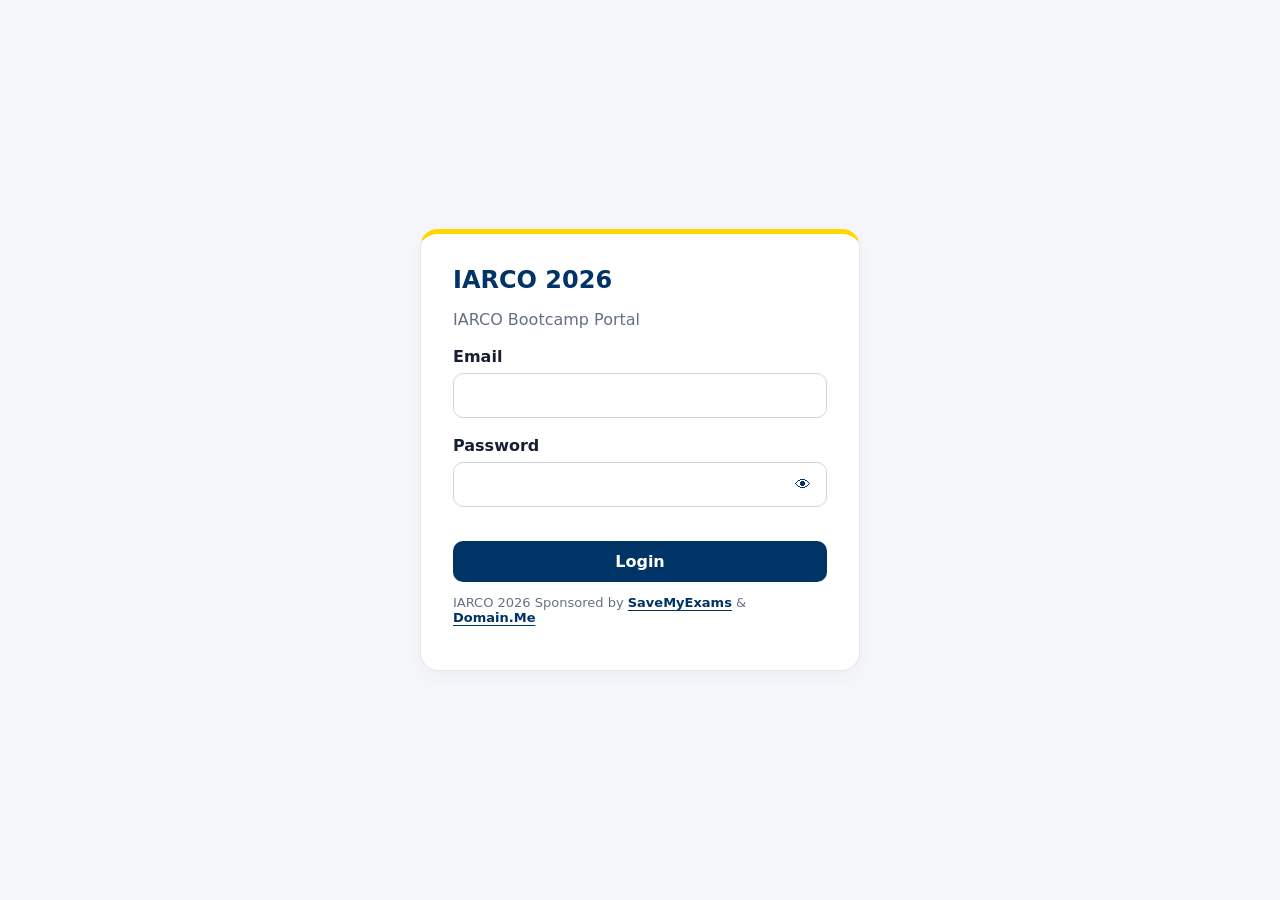
<file: index.html>
<!doctype html><html lang="en"><head>
  <!-- Google tag (gtag.js) -->
<script async src="https://www.googletagmanager.com/gtag/js?id=G-C5LLP0WEBK"></script>
<script>
  window.dataLayer = window.dataLayer || [];
  function gtag(){dataLayer.push(arguments);}
  gtag('js', new Date());

  gtag('config', 'G-C5LLP0WEBK');
</script>
  <meta charset="utf-8"><meta name="viewport" content="width=device-width,initial-scale=1"><meta name="robots" content="noindex,nofollow"><title>IARCO Bootcamp Portal</title><link rel="stylesheet" href="assets/app.css"></head><body><div id="app"></div><script src="assets/app.js"></script></body></html>
</file>
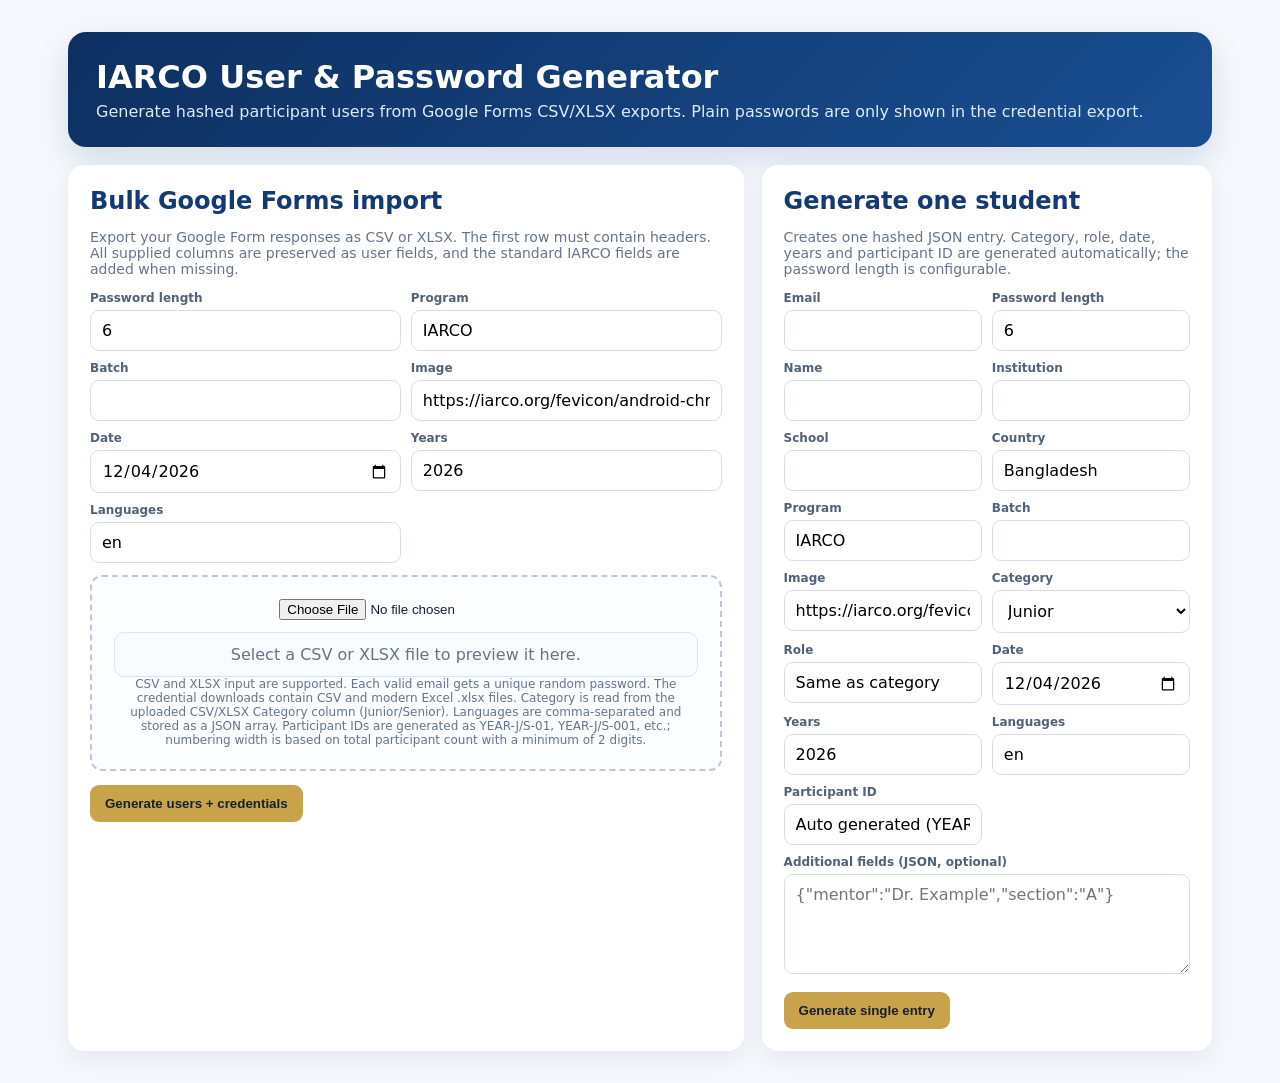
<file: tool/gen_user.html>
<!doctype html>
<html lang="en">
<head>
<meta charset="utf-8">
<meta name="viewport" content="width=device-width,initial-scale=1">
<title>IARCO User & Password Generator</title>
<style>
:root{--blue:#123b75;--gold:#c9a34a;--ink:#172033;--muted:#64748b;--bg:#f5f8fc}
*{box-sizing:border-box}
body{margin:0;background:var(--bg);font-family:Inter,system-ui,-apple-system,Segoe UI,Arial,sans-serif;color:var(--ink)}
.wrap{max-width:1180px;margin:32px auto;padding:0 18px}
.head{background:linear-gradient(135deg,#0e2f60,#194f92);color:#fff;border-radius:18px;padding:26px 28px;box-shadow:0 12px 30px #123b7525}
.head h1{margin:0 0 6px}.head p{margin:0;color:#dce9f8}
.grid{display:grid;grid-template-columns:1.2fr .8fr;gap:18px;margin-top:18px}
.card{background:#fff;border-radius:16px;padding:22px;box-shadow:0 8px 24px #0b234012}
.card h2{margin:0 0 8px;color:var(--blue)}.muted{color:var(--muted);font-size:14px}
.notice{padding:12px 14px;border-radius:10px;background:#eef7ff;margin:18px 0}
.error{background:#fff0f0;color:#a51d2d}.success{background:#eefaf1;color:#176b37}
.fields{display:grid;grid-template-columns:1fr 1fr;gap:10px}
.field label{display:block;font-size:12px;font-weight:700;color:#516176;margin-bottom:5px}
.field input,.field textarea,.field select{width:100%;padding:10px 11px;border:1px solid #d7deea;border-radius:9px;font:inherit;background:#fff}
.field textarea{min-height:100px;resize:vertical}.full{grid-column:1/-1}
.btn{border:0;border-radius:9px;padding:11px 15px;font-weight:800;cursor:pointer;background:var(--blue);color:#fff;text-decoration:none;display:inline-block}
.btn.gold{background:var(--gold);color:#172033}.btn.secondary{background:#e9eef6;color:var(--blue)}
.actions{display:flex;gap:9px;flex-wrap:wrap;margin-top:14px}
.code{background:#101827;color:#e5edf8;border-radius:10px;padding:14px;overflow:auto;max-height:300px;font:12px/1.5 ui-monospace,SFMono-Regular,Menlo,monospace}
.cred{margin-top:14px;padding:13px;border:1px solid #dbe4f0;border-radius:10px;background:#fafcff}
.pass{font-weight:900;font-size:18px;letter-spacing:2px;color:#8a6415;word-break:break-all}
.drop{border:2px dashed #bdc9da;border-radius:12px;padding:22px;text-align:center;background:#fbfdff}
.small{font-size:12px;color:var(--muted)}
.file-preview{margin:12px 0 0;padding:12px;text-align:left;border:1px solid #dbe4f0;border-radius:10px;background:#fff;overflow:auto}
.file-preview.empty{color:var(--muted);text-align:center;background:#f8fbff}
.file-name{font-weight:800;color:var(--blue);word-break:break-word}.file-meta{font-size:12px;color:var(--muted);margin-top:3px}
.file-preview table{width:100%;border-collapse:collapse;margin-top:9px;font-size:12px}
.file-preview th,.file-preview td{padding:6px 7px;border-bottom:1px solid #e6ebf2;text-align:left;max-width:180px;overflow:hidden;text-overflow:ellipsis;white-space:nowrap}
.latest-head{display:flex;justify-content:space-between;gap:12px;align-items:center}
.latest-meta{display:flex;flex-wrap:wrap;gap:7px;margin-top:10px}
.latest-meta span{font-size:11px;background:#eef4fb;color:#3c536f;border-radius:999px;padding:5px 8px}
.icon-btn{border:1px solid #d7deea;background:#fff;color:var(--blue);border-radius:9px;padding:8px 11px;font-weight:800;cursor:pointer}
.modal{position:fixed;inset:0;background:rgba(10,24,45,.58);display:none;align-items:center;justify-content:center;padding:18px;z-index:9999}
.modal.open{display:flex}.modal-card{width:min(980px,100%);max-height:90vh;background:#fff;border-radius:18px;box-shadow:0 20px 70px rgba(0,0,0,.25);display:flex;flex-direction:column;overflow:hidden}
.modal-head{padding:16px 18px;border-bottom:1px solid #e5eaf1;display:flex;justify-content:space-between;align-items:center}
.modal-head h3{margin:0;color:var(--blue)}.modal-close{border:0;background:#eef2f7;width:34px;height:34px;border-radius:50%;font-size:20px;cursor:pointer}
.modal-body{padding:16px;overflow:auto}.modal-body pre{margin:0;background:#101827;color:#e5edf8;border-radius:12px;padding:16px;max-height:60vh;overflow:auto;font:12px/1.55 ui-monospace,SFMono-Regular,Menlo,monospace;white-space:pre-wrap;word-break:break-word}
.modal-foot{padding:14px 16px;border-top:1px solid #e5eaf1;display:flex;gap:9px;justify-content:flex-end;flex-wrap:wrap}
.status{display:none;margin-top:12px;padding:10px 12px;border-radius:9px;font-size:13px}
.status.show{display:block}.status.error{background:#fff0f0;color:#a51d2d}.status.success{background:#eefaf1;color:#176b37}
button:disabled{opacity:.65;cursor:not-allowed}
@media(max-width:850px){.grid{grid-template-columns:1fr}.fields{grid-template-columns:1fr}.wrap{margin:16px auto;padding:0 10px}.head{padding:20px}.card{padding:16px}.modal{padding:10px}.modal-card{max-height:94vh}.latest-head{align-items:flex-start}.latest-meta{gap:5px}}
</style>
</head>
<body>
<div class="wrap">
  <div class="head">
    <h1>IARCO User & Password Generator</h1>
    <p>Generate hashed participant users from Google Forms CSV/XLSX exports. Plain passwords are only shown in the credential export.</p>
  </div>

  <div id="globalStatus" class="notice" style="display:none"></div>

  <div class="grid">
    <section class="card">
      <h2>Bulk Google Forms import</h2>
      <p class="muted">Export your Google Form responses as CSV or XLSX. The first row must contain headers. All supplied columns are preserved as user fields, and the standard IARCO fields are added when missing.</p>

      <form id="bulkForm">
        <div class="fields">
          <div class="field"><label>Password length</label><input id="bulkPasswordLength" type="number" min="4" max="32" value="6" required></div>
          <div class="field"><label>Program</label><input id="bulkProgram" value="IARCO"></div>
          <div class="field"><label>Batch</label><input id="bulkBatch" value=""></div>
          <div class="field"><label>Image</label><input id="bulkImage" value="https://iarco.org/fevicon/android-chrome-192x192.png"></div>
          <div class="field"><label>Date</label><input id="bulkDate" type="date"></div>
          <div class="field"><label>Years</label><input id="bulkYears"></div>
          <div class="field"><label>Languages</label><input id="bulkLanguages" value="en" placeholder="en,bn,hi"></div>
        </div>

        <div class="drop" style="margin-top:12px">
          <input id="sheetInput" type="file" accept=".csv,.txt,.xlsx,text/csv,application/vnd.openxmlformats-officedocument.spreadsheetml.sheet" required>
          <div id="filePreview" class="file-preview empty">Select a CSV or XLSX file to preview it here.</div>
          <div class="small">CSV and XLSX input are supported. Each valid email gets a unique random password. The credential downloads contain CSV and modern Excel .xlsx files. Category is read from the uploaded CSV/XLSX Category column (Junior/Senior). Languages are comma-separated and stored as a JSON array. Participant IDs are generated as YEAR-J/S-01, YEAR-J/S-001, etc.; numbering width is based on total participant count with a minimum of 2 digits.</div>
        </div>

        <div class="actions">
          <button id="bulkGenerateBtn" class="btn gold" type="submit">Generate users + credentials</button>
        </div>
        <div id="bulkStatus" class="status"></div>
      </form>

      <div id="bulkResult" class="cred latest" style="display:none">
        <div class="latest-head">
          <div><b>Latest bulk generation</b><div id="bulkCount" class="small"></div></div>
          <button class="icon-btn" type="button" onclick="openJsonModal()">View JSON</button>
        </div>
        <div id="bulkMeta" class="latest-meta"></div>
        <div class="actions">
          <button class="btn" type="button" onclick="downloadUsersJson()">Download users.json</button>
          <button class="btn secondary" type="button" onclick="openJsonModal()">Preview & Copy JSON</button>
          <button class="btn secondary" type="button" onclick="downloadCredentialsCsv()">Download credentials CSV</button>
          <button class="btn secondary" type="button" onclick="downloadCredentialsXlsx()">Download credentials Excel (.xlsx)</button>
        </div>
      </div>
    </section>

    <section class="card">
      <h2>Generate one student</h2>
      <p class="muted">Creates one hashed JSON entry. Category, role, date, years and participant ID are generated automatically; the password length is configurable.</p>

      <form id="singleForm">
        <div class="fields">
          <div class="field"><label>Email</label><input id="singleEmail" type="email" required></div>
          <div class="field"><label>Password length</label><input id="singlePasswordLength" type="number" min="4" max="32" value="6" required></div>
          <div class="field"><label>Name</label><input id="singleName" required></div>
          <div class="field"><label>Institution</label><input id="singleInstitution"></div>
          <div class="field"><label>School</label><input id="singleSchool"></div>
          <div class="field"><label>Country</label><input id="singleCountry" value="Bangladesh"></div>
          <div class="field"><label>Program</label><input id="singleProgram" value="IARCO"></div>
          <div class="field"><label>Batch</label><input id="singleBatch"></div>
          <div class="field"><label>Image</label><input id="singleImage" value="https://iarco.org/fevicon/android-chrome-192x192.png"></div>
          <div class="field"><label>Category</label><select id="singleCategory"><option value="Junior">Junior</option><option value="Senior">Senior</option></select></div>
          <div class="field"><label>Role</label><input value="Same as category" readonly></div>
          <div class="field"><label>Date</label><input id="singleDate" type="date"></div>
          <div class="field"><label>Years</label><input id="singleYears"></div>
          <div class="field"><label>Languages</label><input id="singleLanguages" value="en" placeholder="en,bn,hi"></div>
          <div class="field"><label>Participant ID</label><input value="Auto generated (YEAR-J/S-01)" readonly></div>
          <div class="field full"><label>Additional fields (JSON, optional)</label><textarea id="extraJson" placeholder='{"mentor":"Dr. Example","section":"A"}'></textarea></div>
        </div>

        <div class="actions"><button id="singleGenerateBtn" class="btn gold" type="submit">Generate single entry</button></div>
        <div id="singleStatus" class="status"></div>
      </form>

      <div id="singleResult" class="cred" style="display:none">
        <b>Generated login password</b>
        <div id="singlePassword" class="pass"></div>
        <div class="actions"><button class="btn secondary" type="button" onclick="copyText('singleJson')">Copy JSON entry</button></div>
        <pre id="singleJson" class="code"></pre>
        <div class="small">The JSON contains email_hash and password_hash; real email/password are not included. Languages are stored as a JSON array.</div>
      </div>
    </section>
  </div>
</div>

<div id="jsonModal" class="modal" role="dialog" aria-modal="true" aria-labelledby="jsonModalTitle">
  <div class="modal-card">
    <div class="modal-head">
      <h3 id="jsonModalTitle">Generated users.json</h3>
      <button class="modal-close" type="button" onclick="closeJsonModal()" aria-label="Close">×</button>
    </div>
    <div class="modal-body"><pre id="bulkJsonPreview"></pre></div>
    <div class="modal-foot">
      <button class="btn secondary" type="button" onclick="copyBulkJson()">Copy JSON</button>
      <button class="btn" type="button" onclick="downloadUsersJson()">Download users.json</button>
      <button class="btn secondary" type="button" onclick="closeJsonModal()">Close</button>
    </div>
  </div>
</div>

<script>
"use strict";

/* ============================================================
   IARCO USER GENERATOR
   Browser-only conversion of the supplied PHP generator.

   PHP compatibility preserved:
   - PBKDF2 SHA-256
   - secret: iamgp5
   - 100,000 iterations
   - 64-byte / 128-hex-character hashes
   - unique random passwords
   - same field names and aliases
   - same category rules
   - same participant ID format
   - users.json contains no real email/password
   - CSV/XLSX credentials contain real email/password + hashes
   - no login
   - no database
   ============================================================ */

const USER_PASSWORD_SECRET = "iamgp5";
const USER_PASSWORD_ITERATIONS = 100000;
const USER_PASSWORD_BYTES = 64;
const DEFAULT_IMAGE = "https://iarco.org/fevicon/android-chrome-192x192.png";
const PASSWORD_CHARS = "ABCDEFGHJKLMNPQRSTUVWXYZabcdefghijkmnopqrstuvwxyz23456789";

const defaultFields = {
  email:"",
  password_hash:"",
  name:"",
  institution:"",
  school:"",
  country:"Bangladesh",
  category:"",
  participant_id:"",
  program:"IARCO",
  batch:"",
  image:DEFAULT_IMAGE,
  role:"",
  date:todayISO(),
  years:String(new Date().getFullYear()),
  languages:["en"]
};

let latestBulk = null;

function todayISO(){
  const d = new Date();
  const y=d.getFullYear(), m=String(d.getMonth()+1).padStart(2,"0"), day=String(d.getDate()).padStart(2,"0");
  return `${y}-${m}-${day}`;
}
function $(id){return document.getElementById(id)}
function clampPasswordLength(v){return Math.max(4,Math.min(32,Number(v)||6))}
function normKey(s){
  return String(s??"").trim().toLowerCase().replace(/[^a-z0-9]+/g,"_").replace(/^_+|_+$/g,"");
}
const aliases={
  email_address:"email",email_address_1:"email",e_mail:"email",email_id:"email",
  full_name:"name",student_name:"name",participant_name:"name",
  institution_name:"institution",school_name:"school",participant_id_number:"participant_id",
  country_name:"country",program_name:"program",year:"years"
};
function cellString(v){
  if(v===null||v===undefined)return "";
  if(typeof v==="object")return JSON.stringify(v);
  return String(v).trim();
}
function parseLanguages(value,fallback=["en"]){
  let items=Array.isArray(value)?value:String(value??"").trim().split(/[,;]+/);
  const out=[];
  for(const item of items){
    const lang=String(item).trim();
    if(lang && /^[A-Za-z]{2,8}(-[A-Za-z0-9]{2,8})?$/.test(lang))out.push(lang.toLowerCase());
  }
  return [...new Set(out)].length ? [...new Set(out)] : [...fallback];
}
function normalizeCategory(value){
  const v=String(value??"").trim().toLowerCase();
  if(v==="junior")return "Junior";
  if(v==="senior")return "Senior";
  return "";
}
function validEmail(email){
  return /^[^\s@]+@[^\s@]+\.[^\s@]+$/.test(email);
}

/* Web Crypto PBKDF2 matches PHP hash_pbkdf2('sha256', ..., 100000, 128, false). */
async function pbkdf2Hex(value){
  const enc=new TextEncoder();
  const key=await crypto.subtle.importKey("raw",enc.encode(value),"PBKDF2",false,["deriveBits"]);
  const bits=await crypto.subtle.deriveBits(
    {name:"PBKDF2",salt:enc.encode(USER_PASSWORD_SECRET),iterations:USER_PASSWORD_ITERATIONS,hash:"SHA-256"},
    key,USER_PASSWORD_BYTES*8
  );
  return [...new Uint8Array(bits)].map(b=>b.toString(16).padStart(2,"0")).join("");
}
function randomInt(maxExclusive){
  if(maxExclusive<=0)throw new Error("Invalid random range.");
  const limit=Math.floor(0x100000000/maxExclusive)*maxExclusive;
  const a=new Uint32Array(1);
  do{crypto.getRandomValues(a)}while(a[0]>=limit);
  return a[0]%maxExclusive;
}
function randomPassword(length=6){
  let out="";
  for(let i=0;i<length;i++)out+=PASSWORD_CHARS[randomInt(PASSWORD_CHARS.length)];
  return out;
}
function uniquePassword(used,length=6){
  let p;
  do{p=randomPassword(length)}while(used.has(p));
  used.add(p);return p;
}
function xmlEscape(s){
  return String(s??"").replace(/&/g,"&amp;").replace(/</g,"&lt;").replace(/>/g,"&gt;").replace(/"/g,"&quot;").replace(/'/g,"&apos;");
}
function csvEscape(v){
  return `"${String(v??"").replace(/"/g,'""')}"`;
}

/* ---------- CSV reader ---------- */
function parseCSV(text){
  const rows=[];let row=[],field="",quoted=false;
  for(let i=0;i<text.length;i++){
    const c=text[i];
    if(quoted){
      if(c==='"'){
        if(text[i+1]==='"'){field+='"';i++}
        else quoted=false;
      }else field+=c;
    }else{
      if(c==='"' && field==="")quoted=true;
      else if(c===","){row.push(field);field=""}
      else if(c==="\r"){
        if(text[i+1]==="\n")i++;
        row.push(field);field="";
        rows.push(row);row=[];
      }else if(c==="\n"){
        row.push(field);field="";
        rows.push(row);row=[];
      }else field+=c;
    }
  }
  if(field!==""||row.length){row.push(field);rows.push(row)}
  return rows.filter(r=>r.some(x=>String(x).trim()!==""));
}

/* ---------- Minimal XLSX ZIP reader ---------- */
function u16(a,o){return a[o]|(a[o+1]<<8)}
function u32(a,o){return (a[o]|(a[o+1]<<8)|(a[o+2]<<16)|(a[o+3]<<24))>>>0}
function findEOCD(a){
  for(let i=a.length-22;i>=Math.max(0,a.length-65558);i--){
    if(u32(a,i)===0x06054b50)return i;
  }
  return -1;
}
async function inflateRaw(bytes){
  if(typeof DecompressionStream==="undefined"){
    throw new Error("This browser does not support XLSX compression. Please use a current Chrome, Edge, or Firefox browser.");
  }
  const ds=new DecompressionStream("deflate-raw");
  const stream=new Blob([bytes]).stream().pipeThrough(ds);
  return new Uint8Array(await new Response(stream).arrayBuffer());
}
async function unzipEntries(buffer){
  const a=new Uint8Array(buffer), eocd=findEOCD(a);
  if(eocd<0)throw new Error("Invalid XLSX ZIP archive.");
  const cdSize=u32(a,eocd+12), cdOffset=u32(a,eocd+16);
  const entries=new Map();let p=cdOffset,end=cdOffset+cdSize;
  while(p<end){
    if(u32(a,p)!==0x02014b50)break;
    const method=u16(a,p+10), compSize=u32(a,p+20), uncompSize=u32(a,p+24);
    const nameLen=u16(a,p+28), extraLen=u16(a,p+30), commentLen=u16(a,p+32);
    const localOffset=u32(a,p+42);
    const name=new TextDecoder().decode(a.slice(p+46,p+46+nameLen));
    if(u32(a,localOffset)!==0x04034b50)throw new Error("Invalid XLSX local entry.");
    const ln=u16(a,localOffset+26), le=u16(a,localOffset+28);
    const dataStart=localOffset+30+ln+le;
    const comp=a.slice(dataStart,dataStart+compSize);
    let data;
    if(method===0)data=comp;
    else if(method===8)data=await inflateRaw(comp);
    else throw new Error("Unsupported XLSX compression method: "+method);
    if(uncompSize && data.length!==uncompSize){
      /* Some producers can omit/alter this value; XML parsing is the final check. */
    }
    entries.set(name,data);
    p+=46+nameLen+extraLen+commentLen;
  }
  return entries;
}
function textOf(bytes){return new TextDecoder("utf-8").decode(bytes)}
function firstSheetPath(entries){
  const wb=textOf(entries.get("xl/workbook.xml")||new Uint8Array());
  const rels=textOf(entries.get("xl/_rels/workbook.xml.rels")||new Uint8Array());
  if(!wb||!rels)return "xl/worksheets/sheet1.xml";
  const wdoc=new DOMParser().parseFromString(wb,"application/xml");
  const rdoc=new DOMParser().parseFromString(rels,"application/xml");
  const sheet=wdoc.getElementsByTagNameNS("http://schemas.openxmlformats.org/spreadsheetml/2006/main","sheet")[0];
  if(!sheet)return "xl/worksheets/sheet1.xml";
  const rid=sheet.getAttributeNS("http://schemas.openxmlformats.org/officeDocument/2006/relationships","id")||sheet.getAttribute("r:id");
  const rs=rdoc.getElementsByTagNameNS("http://schemas.openxmlformats.org/package/2006/relationships","Relationship");
  for(const rel of rs){
    if(rel.getAttribute("Id")===rid){
      let target=rel.getAttribute("Target")||"worksheets/sheet1.xml";
      if(target.startsWith("/"))return target.slice(1);
      if(target.startsWith("xl/"))return target;
      return "xl/"+target.replace(/^\/+/,"");
    }
  }
  return "xl/worksheets/sheet1.xml";
}
function columnNumber(ref){
  const m=String(ref).match(/[A-Z]+/i);if(!m)return 0;
  let n=0;for(const ch of m[0].toUpperCase())n=n*26+(ch.charCodeAt(0)-64);
  return n-1;
}
function parseXlsxShared(entries){
  const bytes=entries.get("xl/sharedStrings.xml");if(!bytes)return [];
  const doc=new DOMParser().parseFromString(textOf(bytes),"application/xml");
  const out=[];
  const sis=doc.getElementsByTagNameNS("http://schemas.openxmlformats.org/spreadsheetml/2006/main","si");
  for(const si of sis){
    const ts=si.getElementsByTagNameNS("http://schemas.openxmlformats.org/spreadsheetml/2006/main","t");
    out.push([...ts].map(t=>t.textContent||"").join(""));
  }
  return out;
}
async function parseXLSX(buffer){
  const entries=await unzipEntries(buffer);
  const shared=parseXlsxShared(entries);
  const path=firstSheetPath(entries);
  const sheetBytes=entries.get(path);
  if(!sheetBytes)throw new Error("The XLSX workbook has no readable first sheet.");
  const doc=new DOMParser().parseFromString(textOf(sheetBytes),"application/xml");
  const rowEls=doc.getElementsByTagNameNS("http://schemas.openxmlformats.org/spreadsheetml/2006/main","row");
  const rows=[];
  for(const rowEl of rowEls){
    const vals=[];let last=0;
    const cells=rowEl.getElementsByTagNameNS("http://schemas.openxmlformats.org/spreadsheetml/2006/main","c");
    for(const c of cells){
      const ref=c.getAttribute("r")||"A1", col=columnNumber(ref);
      const type=c.getAttribute("t")||"";
      let v="";
      if(type==="inlineStr"){
        const ts=c.getElementsByTagNameNS("http://schemas.openxmlformats.org/spreadsheetml/2006/main","t");
        v=[...ts].map(t=>t.textContent||"").join("");
      }else{
        const ve=c.getElementsByTagNameNS("http://schemas.openxmlformats.org/spreadsheetml/2006/main","v")[0];
        v=ve?ve.textContent||"":"";
        if(type==="s")v=shared[Number(v)]??"";
        else if(type==="b")v=v==="1"?"TRUE":"FALSE";
      }
      vals[col]=v;last=Math.max(last,col);
    }
    const out=[];for(let i=0;i<=last;i++)out.push(vals[i]??"");rows.push(out);
  }
  return rows;
}
async function readSpreadsheet(file){
  const name=file.name.toLowerCase();
  if(name.endsWith(".csv")||name.endsWith(".txt"))return parseCSV(await file.text());
  if(name.endsWith(".xlsx"))return parseXLSX(await file.arrayBuffer());
  throw new Error("Please upload a Google Forms CSV or XLSX export. Legacy .xls binary files are not supported.");
}

/* ---------- PHP rows_to_records equivalent ---------- */
function rowsToRecords(rows){
  if(!rows.length)return [];
  const headers=rows[0].map(x=>{
    const k=normKey(cellString(x));return aliases[k]??k;
  });
  const records=[];
  for(const row of rows.slice(1)){
    const r={};let nonempty=false;
    headers.forEach((key,i)=>{
      if(!key)return;
      const v=cellString(row[i]??"");
      if(v!=="")nonempty=true;
      r[key]=v;
    });
    if(nonempty)records.push(r);
  }
  return records;
}

/* ---------- User builder ---------- */
async function buildUsers(records,passwordLength,program,batch,image,date,years,languages){
  const users=[],credentials=[],used=new Set();
  const defaultLanguages=parseLanguages(languages);
  for(const r of records){
    const u={...defaultFields};
    for(const [k,v] of Object.entries(r))u[k]=v;
    const email=String(u.email??"").trim().toLowerCase();
    if(!validEmail(email))continue;
    const category=normalizeCategory(u.category??"");
    if(!category)continue;

    delete u.email;delete u.password;delete u.email_hash;delete u.password_hash;
    const emailHash=await pbkdf2Hex(email);
    const plain=uniquePassword(used,passwordLength);
    const passwordHash=await pbkdf2Hex(plain);

    u.email_hash=emailHash;
    u.password_hash=passwordHash;
    u.category=category;
    u.role=category;
    u.program=program;
    u.batch=batch;
    u.image=image;
    u.date=date;
    u.years=years;
    const rowLanguages=Object.prototype.hasOwnProperty.call(r,"languages") && String(r.languages).trim()!=="" ? r.languages : defaultLanguages;
    u.languages=parseLanguages(rowLanguages,defaultLanguages);
    u.participant_id="";
    users.push(u);
    credentials.push({
      email,email_hash:emailHash,password:plain,password_hash:passwordHash,
      name:String(u.name??""),participant_id:""
    });
  }

  const width=Math.max(2,String(users.length).length);
  users.forEach((u,i)=>{
    const cat=normalizeCategory(u.category);
    u.participant_id=yearFromDate(u.date)+"-"+(cat==="Junior"?"J":"S")+"-"+String(i+1).padStart(width,"0");
  });
  credentials.forEach((c,i)=>c.participant_id=users[i].participant_id);
  return [users,credentials];
}
function yearFromDate(date){
  const m=String(date||"").match(/^(\d{4})/);
  return m?m[1]:String(new Date().getFullYear());
}

/* ---------- XLSX writer: creates a valid .xlsx ZIP without external libraries ---------- */
const CRC_TABLE=(()=>{
  const t=new Uint32Array(256);
  for(let n=0;n<256;n++){
    let c=n;
    for(let k=0;k<8;k++)c=(c&1)?(0xedb88320^(c>>>1)):(c>>>1);
    t[n]=c>>>0;
  }
  return t;
})();
function crc32(data){
  let c=0xffffffff;
  for(const b of data)c=CRC_TABLE[(c^b)&255]^(c>>>8);
  return (c^0xffffffff)>>>0;
}
function putU16(a,o,v){a[o]=v&255;a[o+1]=(v>>>8)&255}
function putU32(a,o,v){a[o]=v&255;a[o+1]=(v>>>8)&255;a[o+2]=(v>>>16)&255;a[o+3]=(v>>>24)&255}
function concatBytes(parts){
  const total=parts.reduce((n,p)=>n+p.length,0), out=new Uint8Array(total);let o=0;
  for(const p of parts){out.set(p,o);o+=p.length}return out;
}
function xlsxCol(n){
  let s="";while(n>0){n--;s=String.fromCharCode(65+n%26)+s;n=Math.floor(n/26)}return s;
}
function xlsxXml(rows){
  let sheet='<?xml version="1.0" encoding="UTF-8" standalone="yes"?><worksheet xmlns="http://schemas.openxmlformats.org/spreadsheetml/2006/main"><sheetData>';
  rows.forEach((row,ri)=>{
    const r=ri+1;sheet+=`<row r="${r}">`;
    row.forEach((val,ci)=>{
      const ref=xlsxCol(ci+1)+r;
      sheet+=`<c r="${ref}" t="inlineStr"><is><t>${xmlEscape(cellString(val))}</t></is></c>`;
    });
    sheet+="</row>";
  });
  return sheet+"</sheetData></worksheet>";
}
async function makeXlsx(rows){
  const enc=new TextEncoder();
  const files=[
    ["[Content_Types].xml",`<?xml version="1.0" encoding="UTF-8" standalone="yes"?><Types xmlns="http://schemas.openxmlformats.org/package/2006/content-types"><Default Extension="rels" ContentType="application/vnd.openxmlformats-package.relationships+xml"/><Default Extension="xml" ContentType="application/xml"/><Override PartName="/xl/workbook.xml" ContentType="application/vnd.openxmlformats-officedocument.spreadsheetml.sheet.main+xml"/><Override PartName="/xl/worksheets/sheet1.xml" ContentType="application/vnd.openxmlformats-officedocument.spreadsheetml.worksheet+xml"/></Types>`],
    ["_rels/.rels",`<?xml version="1.0" encoding="UTF-8" standalone="yes"?><Relationships xmlns="http://schemas.openxmlformats.org/package/2006/relationships"><Relationship Id="rId1" Type="http://schemas.openxmlformats.org/officeDocument/2006/relationships/officeDocument" Target="xl/workbook.xml"/></Relationships>`],
    ["xl/_rels/workbook.xml.rels",`<?xml version="1.0" encoding="UTF-8" standalone="yes"?><Relationships xmlns="http://schemas.openxmlformats.org/package/2006/relationships"><Relationship Id="rId1" Type="http://schemas.openxmlformats.org/officeDocument/2006/relationships/worksheet" Target="worksheets/sheet1.xml"/></Relationships>`],
    ["xl/workbook.xml",`<?xml version="1.0" encoding="UTF-8" standalone="yes"?><workbook xmlns="http://schemas.openxmlformats.org/spreadsheetml/2006/main" xmlns:r="http://schemas.openxmlformats.org/officeDocument/2006/relationships"><sheets><sheet name="Users" sheetId="1" r:id="rId1"/></sheets></workbook>`],
    ["xl/worksheets/sheet1.xml",xlsxXml(rows)]
  ];

  const localParts=[],centralParts=[];let offset=0;
  for(const [name,text] of files){
    const nameBytes=enc.encode(name),data=enc.encode(text),crc=crc32(data);
    const local=new Uint8Array(30+nameBytes.length+data.length);
    putU32(local,0,0x04034b50);putU16(local,4,20);putU16(local,6,0);putU16(local,8,0);
    putU16(local,10,0);putU16(local,12,0);putU32(local,14,crc);putU32(local,18,data.length);putU32(local,22,data.length);
    putU16(local,26,nameBytes.length);putU16(local,28,0);local.set(nameBytes,30);local.set(data,30+nameBytes.length);
    localParts.push(local);

    const central=new Uint8Array(46+nameBytes.length);
    putU32(central,0,0x02014b50);putU16(central,4,20);putU16(central,6,20);putU16(central,8,0);putU16(central,10,0);
    putU16(central,12,0);putU16(central,14,0);putU32(central,16,crc);putU32(central,20,data.length);putU32(central,24,data.length);
    putU16(central,28,nameBytes.length);putU16(central,30,0);putU16(central,32,0);putU16(central,34,0);putU16(central,36,0);putU32(central,38,0);putU32(central,42,offset);
    central.set(nameBytes,46);centralParts.push(central);
    offset+=local.length;
  }
  const central=concatBytes(centralParts), locals=concatBytes(localParts);
  const eocd=new Uint8Array(22);
  putU32(eocd,0,0x06054b50);putU16(eocd,4,0);putU16(eocd,6,0);putU16(eocd,8,files.length);putU16(eocd,10,files.length);
  putU32(eocd,12,central.length);putU32(eocd,16,locals.length);putU16(eocd,20,0);
  return new Blob([concatBytes([locals,central,eocd])],{type:"application/vnd.openxmlformats-officedocument.spreadsheetml.sheet"});
}

/* ---------- UI ---------- */
function setStatus(id,message,type="success"){
  const el=$(id);if(!el)return;
  el.textContent=message;el.className="status show "+type;
}
function setGlobal(message,type="success"){
  const el=$("globalStatus");el.textContent=message;el.className="notice "+type;el.style.display="block";
}
function clearGlobal(){$("globalStatus").style.display="none"}

function downloadBlob(blob,name){
  const url=URL.createObjectURL(blob),a=document.createElement("a");
  a.href=url;a.download=name;document.body.appendChild(a);a.click();a.remove();
  setTimeout(()=>URL.revokeObjectURL(url),1000);
}
function downloadText(text,name,type){
  downloadBlob(new Blob([text],{type}),name);
}
function usersJson(){
  return JSON.stringify(latestBulk.users,null,2);
}
function credentialsRows(){
  const users=latestBulk.users,credentials=latestBulk.credentials;
  const headers=["email","email_hash","password","password_hash"];
  for(const u of users){
    for(const k of Object.keys(u)){
      if(!["email_hash","password_hash","email","password"].includes(k)&&!headers.includes(k))headers.push(k);
    }
  }
  const rows=[headers];
  users.forEach((u,i)=>{
    rows.push(headers.map(key=>{
      if(key==="email")return credentials[i]?.email??"";
      if(key==="email_hash")return credentials[i]?.email_hash??"";
      if(key==="password")return credentials[i]?.password??"";
      if(key==="password_hash")return credentials[i]?.password_hash??"";
      return u[key]??"";
    }));
  });
  return rows;
}
function downloadUsersJson(){
  if(!latestBulk)return;
  downloadText(usersJson(),"users.json","application/json;charset=utf-8");
}
function downloadCredentialsCsv(){
  if(!latestBulk)return;
  const csv=credentialsRows().map(r=>r.map(csvEscape).join(",")).join("\r\n")+"\r\n";
  downloadText(csv,"student_credentials.csv","text/csv;charset=utf-8");
}
async function downloadCredentialsXlsx(){
  if(!latestBulk)return;
  try{
    const blob=await makeXlsx(credentialsRows());
    downloadBlob(blob,"student_credentials.xlsx");
  }catch(e){setGlobal("Could not create XLSX: "+e.message,"error")}
}
function openJsonModal(){
  if(!latestBulk)return;
  $("bulkJsonPreview").textContent=usersJson();
  $("jsonModal").classList.add("open");document.body.style.overflow="hidden";
}
function closeJsonModal(){$("jsonModal").classList.remove("open");document.body.style.overflow=""}
async function copyText(id){
  const el=$(id),text=el?.textContent||"";
  try{await navigator.clipboard.writeText(text);alert("Copied JSON entry.")}
  catch{
    const r=document.createRange();r.selectNode(el);const s=getSelection();s.removeAllRanges();s.addRange(r);
    document.execCommand("copy");s.removeAllRanges();alert("Copied JSON entry.");
  }
}
function copyBulkJson(){copyText("bulkJsonPreview")}
document.addEventListener("keydown",e=>{if(e.key==="Escape")closeJsonModal()});
$("jsonModal").addEventListener("click",e=>{if(e.target===$("jsonModal"))closeJsonModal()});

function renderCsvPreview(rows){
  if(!rows.length)return "<div class='small'>No readable rows found.</div>";
  const shown=rows.slice(0,6),cols=Math.max(...shown.map(r=>r.length));
  let html="<table><thead><tr>";
  for(let c=0;c<cols;c++)html+="<th>"+esc(shown[0]?.[c]??"")+"</th>";
  html+="</tr></thead><tbody>";
  for(const row of shown.slice(1)){
    html+="<tr>";
    for(let c=0;c<cols;c++)html+="<td>"+esc(row[c]??"")+"</td>";
    html+="</tr>";
  }
  return html+"</tbody></table>";
}
function esc(v){return String(v??"").replace(/[&<>"']/g,m=>({"&":"&amp;","<":"&lt;",">":"&gt;",'"':"&quot;","'":"&#39;"}[m]))}
function formatBytes(n){if(n<1024)return n+" B";if(n<1048576)return (n/1024).toFixed(1)+" KB";return (n/1048576).toFixed(1)+" MB"}

$("sheetInput").addEventListener("change",async()=>{
  const file=$("sheetInput").files?.[0],preview=$("filePreview");
  if(!file){preview.className="file-preview empty";preview.textContent="Select a CSV or XLSX file to preview it here.";return}
  preview.className="file-preview";
  preview.innerHTML="<div class='file-name'>"+esc(file.name)+"</div><div class='file-meta'>"+esc(file.type||"Spreadsheet")+" · "+formatBytes(file.size)+"</div><div class='small' style='margin-top:8px'>Reading first sheet…</div>";
  try{
    const rows=await readSpreadsheet(file);
    preview.innerHTML="<div class='file-name'>"+esc(file.name)+"</div><div class='file-meta'>"+esc(file.type||"Spreadsheet")+" · "+formatBytes(file.size)+" · "+rows.length+" row(s)</div>"+renderCsvPreview(rows);
  }catch(e){
    preview.innerHTML="<div class='file-name'>"+esc(file.name)+"</div><div class='small' style='margin-top:8px;color:#a51d2d'>Preview error: "+esc(e.message)+"</div>";
  }
});

$("bulkDate").value=todayISO();$("bulkYears").value=String(new Date().getFullYear());
$("singleDate").value=todayISO();$("singleYears").value=String(new Date().getFullYear());

$("bulkForm").addEventListener("submit",async e=>{
  e.preventDefault();clearGlobal();
  const btn=$("bulkGenerateBtn");btn.disabled=true;btn.textContent="Generating…";
  try{
    const file=$("sheetInput").files?.[0];if(!file)throw new Error("Please select a CSV or XLSX file.");
    const rows=await readSpreadsheet(file),records=rowsToRecords(rows);
    const passwordLength=clampPasswordLength($("bulkPasswordLength").value);
    const program=$("bulkProgram").value.trim();
    const batch=$("bulkBatch").value.trim();
    const image=$("bulkImage").value.trim();
    const date=$("bulkDate").value.trim()||todayISO();
    const years=$("bulkYears").value.trim()||String(new Date().getFullYear());
    const languages=$("bulkLanguages").value.trim()||"en";
    const [users,credentials]=await buildUsers(records,passwordLength,program,batch,image,date,years,languages);
    if(!users.length)throw new Error("No valid email rows were found. Make sure the first row contains column headers and each user has an email and Category is Junior or Senior.");
    latestBulk={users,credentials,count:users.length,passwordLength,program,batch,image,date,years,languages:parseLanguages(languages)};
    $("bulkResult").style.display="block";
    $("bulkCount").textContent=users.length+" users ready.";
    $("bulkMeta").innerHTML=[
      ["Password",passwordLength+" chars"],["Program",program],["Batch",batch],["Date",date],["Year",years],["Languages",latestBulk.languages.join(", ")]
    ].map(x=>"<span>"+esc(x[0]+": "+x[1])+"</span>").join("");
    $("bulkJsonPreview").textContent=usersJson();
    setStatus("bulkStatus","Generated "+users.length+" users. The public JSON contains only email_hash and password_hash; CSV/XLSX credential downloads contain real email, hashed email, real password, hashed password, and all generated/imported user fields.","success");
  }catch(err){setStatus("bulkStatus",err.message||String(err),"error")}
  finally{btn.disabled=false;btn.textContent="Generate users + credentials"}
});

$("singleForm").addEventListener("submit",async e=>{
  e.preventDefault();clearGlobal();
  const btn=$("singleGenerateBtn");btn.disabled=true;btn.textContent="Generating…";
  try{
    const email=$("singleEmail").value.trim().toLowerCase();
    if(!validEmail(email))throw new Error("Enter a valid email address.");
    const passwordLength=clampPasswordLength($("singlePasswordLength").value);
    const category=["Junior","Senior"].includes($("singleCategory").value)?$("singleCategory").value:"Junior";
    const plain=randomPassword(passwordLength);
    const emailHash=await pbkdf2Hex(email),passwordHash=await pbkdf2Hex(plain);
    const date=$("singleDate").value.trim()||todayISO(),years=$("singleYears").value.trim()||String(new Date().getFullYear());
    const data={
      email_hash:emailHash,
      name:$("singleName").value.trim(),
      institution:$("singleInstitution").value.trim(),
      school:$("singleSchool").value.trim(),
      country:$("singleCountry").value.trim(),
      category,participant_id:yearFromDate(date)+"-"+(category==="Junior"?"J":"S")+"-01",
      program:$("singleProgram").value.trim(),
      batch:$("singleBatch").value.trim(),
      image:$("singleImage").value.trim(),
      role:category,date,years,
      languages:parseLanguages($("singleLanguages").value||"en")
    };
    delete data.email;
    data.password_hash=passwordHash;

    const extra=$("extraJson").value.trim();
    if(extra){
      const x=JSON.parse(extra);
      if(x && typeof x==="object" && !Array.isArray(x)){
        for(const [k,v] of Object.entries(x)){
          const nk=normKey(k);if(nk)data[nk]=v!==null&&typeof v!=="object"?String(v):v;
        }
      }else throw new Error("Additional fields must be a JSON object.");
    }
    data.languages=parseLanguages($("singleLanguages").value||"en",["en"]);

    $("singlePassword").textContent=plain;
    $("singleJson").textContent=JSON.stringify([data],null,2);
    $("singleResult").style.display="block";
    setStatus("singleStatus","Single user generated successfully. Save the displayed password or copy the JSON entry.","success");
  }catch(err){setStatus("singleStatus",err.message||String(err),"error")}
  finally{btn.disabled=false;btn.textContent="Generate single entry"}
});
</script>
</body>
</html>
</file>
<file: assets/app.css>
*{box-sizing:border-box}html,body{margin:0;min-height:100%;font-family:Inter,system-ui,-apple-system,"Segoe UI",sans-serif;background:#f5f7fb;color:#172033}body{min-height:100vh}button,input{font:inherit}a{color:inherit}.btn{display:inline-flex;align-items:center;justify-content:center;gap:8px;border:0;border-radius:10px;padding:11px 16px;background:#003366;color:#fff;text-decoration:none;cursor:pointer;font-weight:700}.btn.secondary{background:#fff8cc;color:#003366}.btn.danger{background:#fee4e2;color:#d92d20}.login-wrap{min-height:100vh;display:grid;place-items:center;padding:20px}.login-card,.hero,.module-card,.info-card,.timeline-main{background:#fff;border:1px solid #e4e7ec;border-radius:18px;box-shadow:0 6px 24px #1018280a}.login-card{width:min(440px,100%);padding:32px;border-top:5px solid #ffd700}.brand{font-size:24px;font-weight:800;color:#003366}.muted{color:#667085}.small{font-size:13px}.field{margin:18px 0}.field label{display:block;font-weight:700;margin-bottom:7px}.field input{width:100%;padding:12px;border:1px solid #d0d5dd;border-radius:10px;outline:0} .field input:focus{border-color:#003366}.password-input-wrap{position:relative;display:flex;align-items:center}.password-input-wrap input{padding-right:48px}.password-toggle{position:absolute;right:6px;top:50%;transform:translateY(-50%);width:36px;height:34px;border:0;border-radius:8px;background:transparent;color:#003366;cursor:pointer;display:grid;place-items:center}.password-toggle:hover{background:#f2f4f7}.password-toggle:focus-visible{outline:2px solid #003366;outline-offset:1px}.error{color:#d92d20;font-size:14px;margin-top:10px}.sponsor-link,.sponsor-line a{color:#003366;font-weight:800;text-decoration:underline;text-underline-offset:3px}.shell{display:grid;grid-template-columns:290px 1fr;min-height:100vh}.sidebar{background:#003366;color:#fff;padding:22px;position:sticky;top:0;height:100vh;overflow:auto;border-right:4px solid #ffd700}.side-title{font-size:12px;color:#d0d5dd;text-transform:uppercase;margin:25px 0 10px}.timeline-item{padding:13px;border:1px solid #31577a;border-radius:12px;margin:10px 0;background:#062f55}.timeline-item h4{font-size:14px;margin:0 0 7px}.countdown{font-size:12px;color:#ffd700;font-variant-numeric:tabular-nums}.timeline-actions,.actions{display:flex;flex-wrap:wrap;gap:7px;margin-top:10px}.side-link{font-size:12px;color:#ffd700}.main{padding:28px;min-width:0}.topbar{display:flex;justify-content:space-between;align-items:center;gap:15px;margin-bottom:24px}.hero,.info-card,.timeline-main{padding:26px}.hero h1{font-size:clamp(25px,4vw,38px);margin-top:0;color:#003366}.sponsor-line{font-weight:700}.module-list{display:grid;gap:12px}.language-heading{margin:28px 0 10px;color:#003366}.module-card{overflow:hidden}.module-head{padding:18px 20px;display:flex;justify-content:space-between;gap:12px;cursor:pointer}.module-head h3{margin:0;font-size:17px;color:#003366}.module-body{display:none;padding:0 20px 20px;border-top:1px solid #e4e7ec}.module-card.open .module-body{display:block}.topic-list{color:#667085}.topic-list li{margin:7px 0}.timeline-main{margin-top:22px}.deadline-grid{display:grid;gap:14px}.deadline-row{border:1px solid #e4e7ec;border-radius:14px;padding:18px}.deadline-row h3{margin:0 0 7px;color:#003366}.deadline-time{font-size:21px;font-weight:800;color:#003366;font-variant-numeric:tabular-nums}.deadline-meta{font-size:13px;color:#667085}.video-card{padding:0!important;overflow:hidden}.player{position:relative;width:100%;background:#000;aspect-ratio:16/9;overflow:hidden;user-select:none}.player iframe{position:absolute;inset:0;width:100%;height:100%;border:0;display:block;pointer-events:none}.player-shield{position:absolute;inset:0;z-index:5;background:transparent}.player-brand-wrap{position:absolute;left:16px;top:14px;z-index:7;max-width:145px;max-height:54px;pointer-events:none}.player-brand{display:block;max-width:145px;max-height:54px;width:auto;height:auto;object-fit:contain}.player-brand-fallback{display:none;color:#ffd700;background:#003366e6;border:1px solid #ffd700;border-radius:7px;padding:7px 10px;font-size:12px;font-weight:900}.player-brand-wrap.logo-fallback .player-brand-fallback{display:inline-block}.player-toolbar{position:absolute;left:12px;right:12px;bottom:12px;z-index:8;display:flex;align-items:center;gap:8px;padding:10px 12px;border-radius:12px;background:#000000ba;backdrop-filter:blur(8px)}.player-toolbar button{width:38px;height:34px;border:0;border-radius:8px;background:#fff;color:#003366;cursor:pointer;font-weight:800}.player-toolbar .label{color:#fff;font-size:12px;margin-left:auto}.player-cover{position:absolute;inset:0;z-index:6;display:grid;place-items:center;background:#0000002e}.player-cover.hidden{display:none}.play-big{width:74px;height:74px;border-radius:50%;border:0;background:#ffd700;color:#003366;font-size:28px;cursor:pointer}.player-status{position:absolute;right:16px;top:14px;z-index:7;color:#fff;font-size:11px;background:#0009;padding:5px 8px;border-radius:7px}.error-page{min-height:100vh;display:grid;place-items:center;text-align:center;padding:20px}.error-code{font-size:90px;font-weight:900;color:#003366}.portal-loader{position:fixed;inset:0;z-index:99999;display:grid;place-items:center;background:#f5f7fb}.loader-card{width:min(440px,calc(100% - 32px));padding:38px 28px;text-align:center;background:#fff;border:1px solid #e4e7ec;border-top:6px solid #ffd700;border-radius:20px;box-shadow:0 20px 60px #10182818}.loader-logo{display:inline-block;padding:8px 14px;border-radius:10px;background:#003366;color:#ffd700;font-weight:900;margin-bottom:20px}.spinner{width:48px;height:48px;border:5px solid #d0d5dd;border-top-color:#003366;border-right-color:#ffd700;border-radius:50%;margin:0 auto 18px;animation:spin .8s linear infinite}.button-spinner{width:16px;height:16px;border:2px solid #ffffff80;border-top-color:#fff;border-radius:50%;display:inline-block;animation:spin .75s linear infinite}@keyframes spin{to{transform:rotate(360deg)}}.intro-overlay{position:fixed;inset:0;z-index:100000;background:#003366d9;display:grid;place-items:center;padding:20px;backdrop-filter:blur(5px)}.intro-card{width:min(560px,100%);background:#fff;border-radius:22px;border-top:7px solid #ffd700;padding:30px;box-shadow:0 30px 90px #0006}.intro-progress{text-align:right;font-size:12px;font-weight:800;color:#667085}.intro-step{display:none;text-align:center}.intro-step.active{display:block}.intro-icon{font-size:48px;margin:15px}.intro-step h2{color:#003366}.intro-actions{display:flex;justify-content:flex-end;gap:10px;margin-top:25px}@media(max-width:850px){.shell{grid-template-columns:1fr}.sidebar{position:relative;height:auto}.main{padding:18px}.timeline{display:grid;grid-template-columns:1fr 1fr;gap:10px}.timeline-item{margin:0}}@media(max-width:560px){.timeline{grid-template-columns:1fr}.hero,.info-card,.timeline-main{padding:20px}.login-card{padding:24px}.player-toolbar .label{display:none}.player-brand-wrap{max-width:100px;max-height:38px}.player-brand{max-width:100px;max-height:38px}}
.site-notice{position:sticky;top:0;z-index:100001;background:#ffd700;color:#003366;padding:10px 45px;text-align:center;font-weight:700}.site-notice button{position:absolute;right:12px;top:3px;border:0;background:none;font-size:28px;color:#003366}.deadline-label{font-size:11px;color:#d0d5dd;margin:6px 0}.side-submit{border:0;background:none;color:#ffd700;cursor:pointer;font:inherit}.modal-backdrop{position:fixed;inset:0;z-index:100002;background:#003366cc;display:grid;place-items:center;padding:20px}.modal-card{position:relative;width:min(620px,100%);max-height:90vh;overflow:auto;background:#fff;border-top:6px solid #ffd700;border-radius:18px;padding:28px}.modal-close{position:absolute;right:14px;top:8px;border:0;background:none;font-size:28px}.modal-rules li{margin:8px 0}.confirm-row{display:flex;gap:8px;margin-top:18px}.modal-actions{display:flex;justify-content:flex-end;gap:10px;margin-top:22px}.lecture-list{display:grid;gap:10px}.lecture-row{display:flex;justify-content:space-between;align-items:center;gap:10px;border:1px solid #e4e7ec;border-radius:12px;padding:12px}.lecture-nav{display:flex;justify-content:space-between;align-items:center;padding:16px 26px;border-top:1px solid #e4e7ec}.support-box{margin-top:25px;padding-top:18px;border-top:1px solid #31577a;color:#d0d5dd}.support-box .side-link{color:#ffd700}@media(max-width:560px){.lecture-row{flex-direction:column;align-items:flex-start}.lecture-row span,.lecture-row .btn{width:100%}.lecture-nav{flex-direction:column;align-items:stretch;gap:10px}.lecture-nav .btn{width:48%}}

/* =========================================================
   V8 SUBMISSION MODAL + LECTURE NAVIGATION FIX
========================================================= */

body.modal-open{
  overflow:hidden !important;
}

.modal-backdrop{
  position:fixed !important;
  inset:0 !important;
  width:100vw !important;
  height:100vh !important;
  z-index:2147483000 !important;
  display:flex !important;
  align-items:center !important;
  justify-content:center !important;
  box-sizing:border-box !important;
  padding:20px !important;
  margin:0 !important;
  background:rgba(0,51,102,.88) !important;
  overflow-y:auto !important;
}

.modal-card{
  position:relative !important;
  z-index:2147483001 !important;
  width:min(640px,100%) !important;
  max-width:640px !important;
  max-height:min(88vh,760px) !important;
  margin:auto !important;
  overflow-y:auto !important;
  box-sizing:border-box !important;
  background:#fff !important;
  color:#003366 !important;
  border:0 !important;
  border-top:7px solid #ffd700 !important;
  border-radius:18px !important;
  padding:28px !important;
  box-shadow:0 25px 80px rgba(0,0,0,.35) !important;
}

.modal-close{
  position:absolute !important;
  right:14px !important;
  top:8px !important;
  width:40px !important;
  height:40px !important;
  border:0 !important;
  background:transparent !important;
  color:#003366 !important;
  font-size:30px !important;
  cursor:pointer !important;
}

.modal-rules{
  padding-left:22px !important;
  margin:18px 0 !important;
}

.modal-rules li{
  margin:9px 0 !important;
  line-height:1.5 !important;
}

.confirm-row{
  display:flex !important;
  align-items:flex-start !important;
  gap:10px !important;
  margin-top:20px !important;
  padding:14px !important;
  background:#f5f7fa !important;
  border-radius:10px !important;
  line-height:1.45 !important;
}

.confirm-row input{
  flex:0 0 auto !important;
  margin-top:3px !important;
}

.modal-actions{
  display:flex !important;
  justify-content:flex-end !important;
  align-items:center !important;
  gap:10px !important;
  margin-top:24px !important;
}

.modal-actions .btn:disabled{
  opacity:.5 !important;
  cursor:not-allowed !important;
}

.lecture-navigation{
  display:flex !important;
  align-items:center !important;
  justify-content:space-between !important;
  gap:16px !important;
  padding:16px 26px !important;
  border-top:1px solid #e4e7ec !important;
}

.lecture-navigation-buttons{
  display:flex !important;
  align-items:center !important;
  justify-content:flex-end !important;
  gap:10px !important;
}

.lecture-title-small{
  font-size:13px !important;
  color:#667085 !important;
  margin-top:8px !important;
}

.lecture-resource{
  padding:0 26px 24px !important;
}

.lecture-row-actions{
  display:flex !important;
  align-items:center !important;
  justify-content:flex-end !important;
  gap:8px !important;
  flex-wrap:wrap !important;
}

@media(max-width:600px){
  .modal-backdrop{
    padding:12px !important;
  }

  .modal-card{
    width:100% !important;
    max-height:92vh !important;
    padding:22px 18px !important;
    border-radius:14px !important;
  }

  .modal-actions{
    flex-direction:column-reverse !important;
    align-items:stretch !important;
  }

  .modal-actions .btn{
    width:100% !important;
  }

  .lecture-navigation{
    flex-direction:column !important;
    align-items:stretch !important;
    padding:14px 16px !important;
  }

  .lecture-navigation-buttons{
    width:100% !important;
    justify-content:space-between !important;
  }

  .lecture-navigation-buttons .btn{
    flex:1 !important;
  }

  .lecture-row-actions{
    width:100% !important;
    justify-content:stretch !important;
  }

  .lecture-row-actions .btn{
    flex:1 !important;
    min-width:0 !important;
  }
}


/* =========================================================
   V9 UI FIXES
========================================================= */

.timeline-actions.compact{
  display:flex !important;
  align-items:center !important;
  gap:6px !important;
  flex-wrap:wrap !important;
  margin-top:8px !important;
}

.timeline-actions.compact .side-action{
  display:inline-flex !important;
  align-items:center !important;
  justify-content:center !important;
  width:auto !important;
  min-width:0 !important;
  padding:5px 9px !important;
  margin:0 !important;
  border-radius:6px !important;
  font-size:12px !important;
  line-height:1.2 !important;
  text-decoration:none !important;
  cursor:pointer !important;
}

.timeline-actions.compact button.side-action{
  border:1px solid rgba(255,255,255,.25) !important;
  background:rgba(255,255,255,.10) !important;
  color:#fff !important;
}

.timeline-actions.compact a.side-action{
  border:1px solid rgba(255,215,0,.45) !important;
  background:rgba(255,215,0,.10) !important;
  color:#ffd700 !important;
}

.logout-small{
  width:auto !important;
  min-width:0 !important;
  padding:6px 12px !important;
  font-size:12px !important;
  line-height:1.2 !important;
  border-radius:6px !important;
}

.sponsor-header{
  width:100% !important;
  box-sizing:border-box !important;
  min-height:84px !important;
  display:flex !important;
  align-items:center !important;
  justify-content:center !important;
  gap:28px !important;
  padding:12px 22px !important;
  background:#fff !important;
  border-bottom:1px solid #e6eaf0 !important;
  box-shadow:0 3px 14px rgba(0,51,102,.08) !important;
}

.sponsor-header-title{
  flex:0 0 auto !important;
  text-align:right !important;
  padding-right:20px !important;
  border-right:1px solid #d9dee7 !important;
}

.sponsor-brand{
  color:#003366 !important;
  font-size:17px !important;
  font-weight:800 !important;
  line-height:1.15 !important;
}

.sponsor-sponsored{
  margin-top:3px !important;
  color:#667085 !important;
  font-size:11px !important;
  text-transform:uppercase !important;
  letter-spacing:.08em !important;
}

.sponsor-logo-list{
  display:flex !important;
  align-items:center !important;
  justify-content:center !important;
  gap:22px !important;
  flex-wrap:wrap !important;
}

.sponsor-logo{
  width:130px !important;
  height:48px !important;
  display:flex !important;
  align-items:center !important;
  justify-content:center !important;
  box-sizing:border-box !important;
  text-decoration:none !important;
}

.sponsor-logo img{
  display:block !important;
  width:100% !important;
  height:100% !important;
  max-width:130px !important;
  max-height:48px !important;
  object-fit:contain !important;
  user-select:none !important;
}

.sponsor-logo-text{
  display:flex !important;
  align-items:center !important;
  justify-content:center !important;
  width:100% !important;
  height:100% !important;
  color:#003366 !important;
  font-size:13px !important;
  font-weight:700 !important;
  text-align:center !important;
}

.player-controls{
  position:absolute !important;
  left:0 !important;
  right:0 !important;
  bottom:0 !important;
  z-index:20 !important;
  display:flex !important;
  align-items:center !important;
  gap:7px !important;
  min-height:48px !important;
  box-sizing:border-box !important;
  padding:7px 10px !important;
  background:linear-gradient(transparent,rgba(0,0,0,.88)) !important;
  color:#fff !important;
}

.player-control-btn{
  flex:0 0 34px !important;
  width:34px !important;
  height:32px !important;
  padding:0 !important;
  border:0 !important;
  border-radius:5px !important;
  background:rgba(255,255,255,.10) !important;
  color:#fff !important;
  cursor:pointer !important;
}

.player-time{
  flex:0 0 auto !important;
  min-width:42px !important;
  color:#fff !important;
  font-size:11px !important;
  text-align:center !important;
  white-space:nowrap !important;
}

.player-progress{
  flex:1 1 auto !important;
  min-width:70px !important;
  accent-color:#ffd700 !important;
  cursor:pointer !important;
}

.player-volume{
  width:68px !important;
  flex:0 0 68px !important;
  accent-color:#ffd700 !important;
  cursor:pointer !important;
}

.player-speed{
  flex:0 0 auto !important;
  height:30px !important;
  border:1px solid rgba(255,255,255,.25) !important;
  border-radius:5px !important;
  background:#003366 !important;
  color:#fff !important;
  font-size:11px !important;
  padding:0 4px !important;
}

@media(max-width:700px){
  .sponsor-header{
    min-height:auto !important;
    flex-direction:column !important;
    gap:8px !important;
    padding:12px 14px !important;
  }

  .sponsor-header-title{
    text-align:center !important;
    padding-right:0 !important;
    padding-bottom:5px !important;
    border-right:0 !important;
  }

  .sponsor-logo-list{
    gap:10px !important;
    width:100% !important;
  }

  .sponsor-logo{
    width:105px !important;
    height:40px !important;
  }

  .sponsor-logo img{
    max-width:105px !important;
    max-height:40px !important;
  }

  .player-controls{
    gap:4px !important;
    padding:5px 6px !important;
    min-height:43px !important;
  }

  .player-control-btn{
    flex-basis:30px !important;
    width:30px !important;
    height:28px !important;
    font-size:12px !important;
  }

  .player-time{
    min-width:35px !important;
    font-size:9px !important;
  }

  .player-volume{
    width:48px !important;
    flex-basis:48px !important;
  }

  .player-speed{
    height:27px !important;
    font-size:10px !important;
  }

  .player-controls .label{
    display:none !important;
  }
}

/* V10 refinements */
.sidebar-logout{margin-top:14px;display:flex;justify-content:flex-start}
.sponsor-header + .shell{min-height:calc(100vh - 84px)}
@media(max-width:900px){
  .sponsor-header + .shell{min-height:calc(100vh - 140px)}
}

/* =========================================================
   V11 RESPONSIVE CHROME + PLAYER + MOTION
========================================================= */
:root{
  --notice-height:0px;
  --sponsor-height:0px;
  --chrome-height:0px;
}

html{scroll-behavior:smooth;scroll-padding-top:calc(var(--chrome-height) + 14px)}
body{overflow-x:hidden}

/* Fixed notice + fixed sponsor header. The header automatically moves
   below the notice when a notice exists, and returns to the very top when closed. */
.site-notice{
  position:fixed !important;
  inset:0 0 auto 0 !important;
  z-index:2147483645 !important;
  min-height:42px !important;
  display:flex !important;
  align-items:center !important;
  justify-content:center !important;
  padding:9px 52px 9px 16px !important;
  box-shadow:0 3px 14px rgba(0,0,0,.14) !important;
}
.site-notice button{
  position:absolute !important;
  right:10px !important;
  top:50% !important;
  transform:translateY(-50%) !important;
  width:34px !important;
  height:34px !important;
  display:grid !important;
  place-items:center !important;
  border-radius:50% !important;
  cursor:pointer !important;
  transition:transform .18s ease,background .18s ease !important;
}
.site-notice button:hover{background:rgba(0,51,102,.12) !important;transform:translateY(-50%) scale(1.08) !important}

.sponsor-header{
  position:fixed !important;
  left:0 !important;
  right:0 !important;
  top:0 !important;
  z-index:2147483640 !important;
  min-height:78px !important;
  width:100% !important;
  margin:0 !important;
  border-radius:0 !important;
  transition:top .25s ease,box-shadow .25s ease !important;
}
body.notice-open .sponsor-header{top:var(--notice-height) !important}
.sponsor-header + .shell{min-height:100vh !important;padding-top:var(--chrome-height) !important}

.sponsor-logo img{
  display:block !important;
  width:auto !important;
  height:auto !important;
  max-width:100% !important;
  max-height:100% !important;
  object-fit:contain !important;
}

/* Player is always a fluid 16:9 canvas, with safe bounds on very small/large screens. */
.player{
  width:100% !important;
  max-width:100% !important;
  aspect-ratio:16 / 9 !important;
  min-height:180px !important;
  max-height:calc(100svh - var(--chrome-height) - 110px) !important;
  margin-inline:auto !important;
  background:#000 !important;
}
.player iframe{width:100% !important;height:100% !important}

.player-cover{
  transition:opacity .18s ease,visibility .18s ease !important;
}
.player-cover.hidden{
  opacity:0 !important;
  visibility:hidden !important;
  pointer-events:none !important;
}
.play-big{
  transition:transform .18s cubic-bezier(.2,1.5,.4,1),opacity .18s ease,box-shadow .18s ease !important;
  box-shadow:0 10px 30px rgba(0,0,0,.28) !important;
}
.play-big:hover{transform:scale(1.08) !important}
.play-big:active{transform:scale(.91) !important}
.player.is-playing .play-big{transform:scale(.94) !important}

.player-controls{
  display:grid !important;
  grid-template-columns:auto auto 72px auto minmax(90px,1fr) auto auto auto !important;
  align-items:center !important;
  min-width:0 !important;
}
.player-control-btn:active{transform:scale(.88) !important}
.player-progress{width:100% !important;min-width:0 !important}
.player-time{min-width:0 !important}
.player-volume{width:100% !important;min-width:0 !important}
.player-speed{min-width:50px !important}

/* Subtle entrance motion for content that appears as the user scrolls. */
@media (prefers-reduced-motion:no-preference){
  .hero,.module-card,.info-card,.timeline-main,.deadline-row,.lecture-row{
    opacity:0;
    transform:translateY(14px) scale(.985);
    transition:opacity .45s ease,transform .45s cubic-bezier(.2,.9,.3,1);
  }
  .hero.in-view,.module-card.in-view,.info-card.in-view,.timeline-main.in-view,.deadline-row.in-view,.lecture-row.in-view{
    opacity:1;
    transform:none;
  }
  .is-bouncing{animation:uiBounce .34s cubic-bezier(.2,1.45,.35,1)}
  @keyframes uiBounce{
    0%{transform:scale(1)}
    35%{transform:scale(.93)}
    70%{transform:scale(1.045)}
    100%{transform:scale(1)}
  }
}

@media(max-width:700px){
  .sponsor-header{min-height:0 !important;padding:9px 10px !important;gap:7px !important}
  .sponsor-header-title{width:100% !important}
  .sponsor-brand{font-size:15px !important}
  .sponsor-sponsored{font-size:9px !important}
  .sponsor-logo-list{gap:7px !important}
  .sponsor-logo{width:86px !important;height:34px !important}
  .sponsor-logo img{max-width:86px !important;max-height:34px !important}
  .sponsor-header + .shell{padding-top:var(--chrome-height) !important}

  .main{padding:16px !important}
  .topbar{align-items:flex-start !important;flex-wrap:wrap !important}
  .topbar .btn{padding:8px 11px !important;font-size:12px !important}

  .player{min-height:0 !important;max-height:none !important}
  .player-controls{
    grid-template-columns:auto auto minmax(42px,64px) auto minmax(40px,1fr) auto auto !important;
    grid-template-rows:auto auto !important;
    gap:4px !important;
    padding:6px !important;
  }
  .player-progress{grid-column:1 / -1 !important;grid-row:2 !important;height:14px !important}
  .player-control-btn{width:30px !important;height:29px !important;min-width:30px !important;font-size:12px !important}
  .player-time{font-size:9px !important}
  .player-speed{height:28px !important;min-width:47px !important;font-size:10px !important}
  .player-controls .label{display:none !important}
}

@media(max-width:390px){
  .sponsor-logo{width:72px !important;height:30px !important}
  .sponsor-logo img{max-width:72px !important;max-height:30px !important}
  .player-controls{grid-template-columns:auto auto 48px auto minmax(38px,1fr) auto auto !important}
  .player-control-btn{width:28px !important;height:27px !important;min-width:28px !important}
  .player-time{font-size:8px !important}
  .player-speed{min-width:43px !important;font-size:9px !important;padding-inline:2px !important}
}

@media(min-width:1600px){
  .main{padding:34px clamp(28px,4vw,70px) !important}
  .player{max-width:1400px !important}
}

@media(prefers-reduced-motion:reduce){
  html{scroll-behavior:auto}
  *,*::before,*::after{animation-duration:.01ms !important;animation-iteration-count:1 !important;transition-duration:.01ms !important}
}

/* YouTube custom player engine: keep the iframe behind the portal's own UI. */
.youtube-frame-wrap{
  position:absolute;
  top:-65px;
  left:0;
  width:100%;
  height:calc(100% + 130px);
  overflow:hidden;
  pointer-events:none;
  z-index:1;
}
.youtube-frame-wrap > div,
.youtube-frame-wrap iframe{
  width:100% !important;
  height:100% !important;
  border:0 !important;
  display:block !important;
}
.player-shield{z-index:5!important;pointer-events:auto!important;background:transparent!important}
.player-cover{z-index:6!important;background-color:#000;background-size:cover;background-position:center;}
.player-brand-wrap{z-index:7!important}
.player-controls{z-index:8!important}
.player-ended{
  position:absolute;
  inset:0;
  z-index:9;
  display:none;
  place-items:center;
  background:rgba(0,0,0,.32);
}
.player-ended.show{display:grid}
.player-ended-card{
  display:grid;
  justify-items:center;
  gap:10px;
  padding:20px 24px;
  border-radius:14px;
  background:rgba(0,0,0,.78);
  color:#fff;
  text-align:center;
  backdrop-filter:blur(6px);
}
.player-ended-title{font-weight:800;font-size:15px}
.player-ended-text{font-size:12px;color:#e4e7ec}
.player-ended .play-big{display:grid;place-items:center}
.player:fullscreen,
.player:-webkit-full-screen{
  width:100vw!important;
  height:100vh!important;
  max-width:none!important;
  max-height:none!important;
  aspect-ratio:auto!important;
  border-radius:0!important;
}
.player:fullscreen .youtube-frame-wrap,
.player:-webkit-full-screen .youtube-frame-wrap{
  top:-65px;
  height:calc(100% + 130px);
}
@media(max-width:560px){
  .youtube-frame-wrap{top:-52px;height:calc(100% + 104px)}
  .player:fullscreen .youtube-frame-wrap,
  .player:-webkit-full-screen .youtube-frame-wrap{top:-52px;height:calc(100% + 104px)}
}

/* 480p request / non-intrusive buffering indicator */
.player-buffering{
  position:absolute;
  top:14px;
  right:16px;
  z-index:10;
  display:none;
  align-items:center;
  gap:7px;
  color:#fff;
  background:rgba(0,0,0,.72);
  border:1px solid rgba(255,215,0,.45);
  border-radius:8px;
  padding:6px 9px;
  pointer-events:none;
  font-size:11px;
  line-height:1;
  font-weight:800;
  text-shadow:0 1px 3px #000;
  box-shadow:0 3px 12px rgba(0,0,0,.22);
}
.player-buffering.show{display:flex}
.player-buffering-spinner{
  width:14px;
  height:14px;
  flex:0 0 14px;
  border:2px solid rgba(255,255,255,.3);
  border-top-color:#ffd700;
  border-right-color:#4b9cd3;
  border-radius:50%;
  animation:playerBufferSpin .8s linear infinite;
}
@keyframes playerBufferSpin{to{transform:rotate(360deg)}}
</file>
